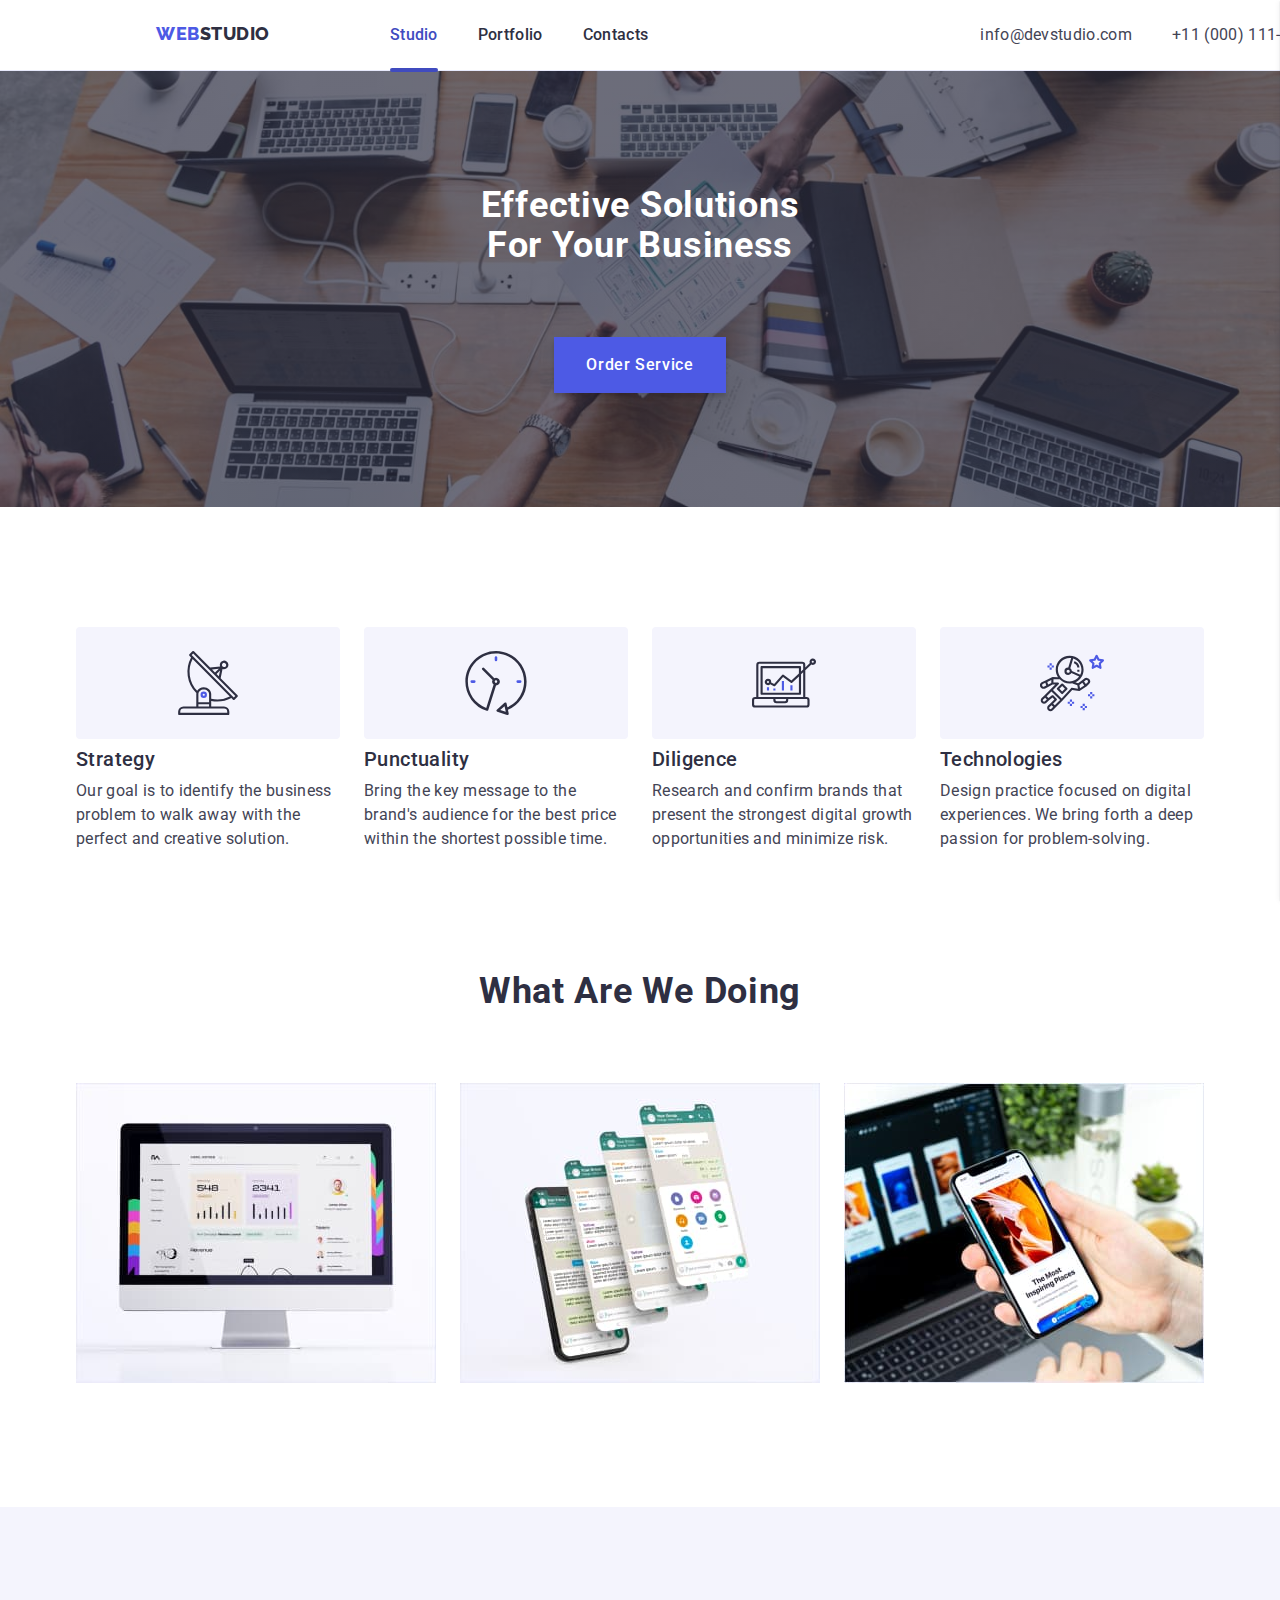
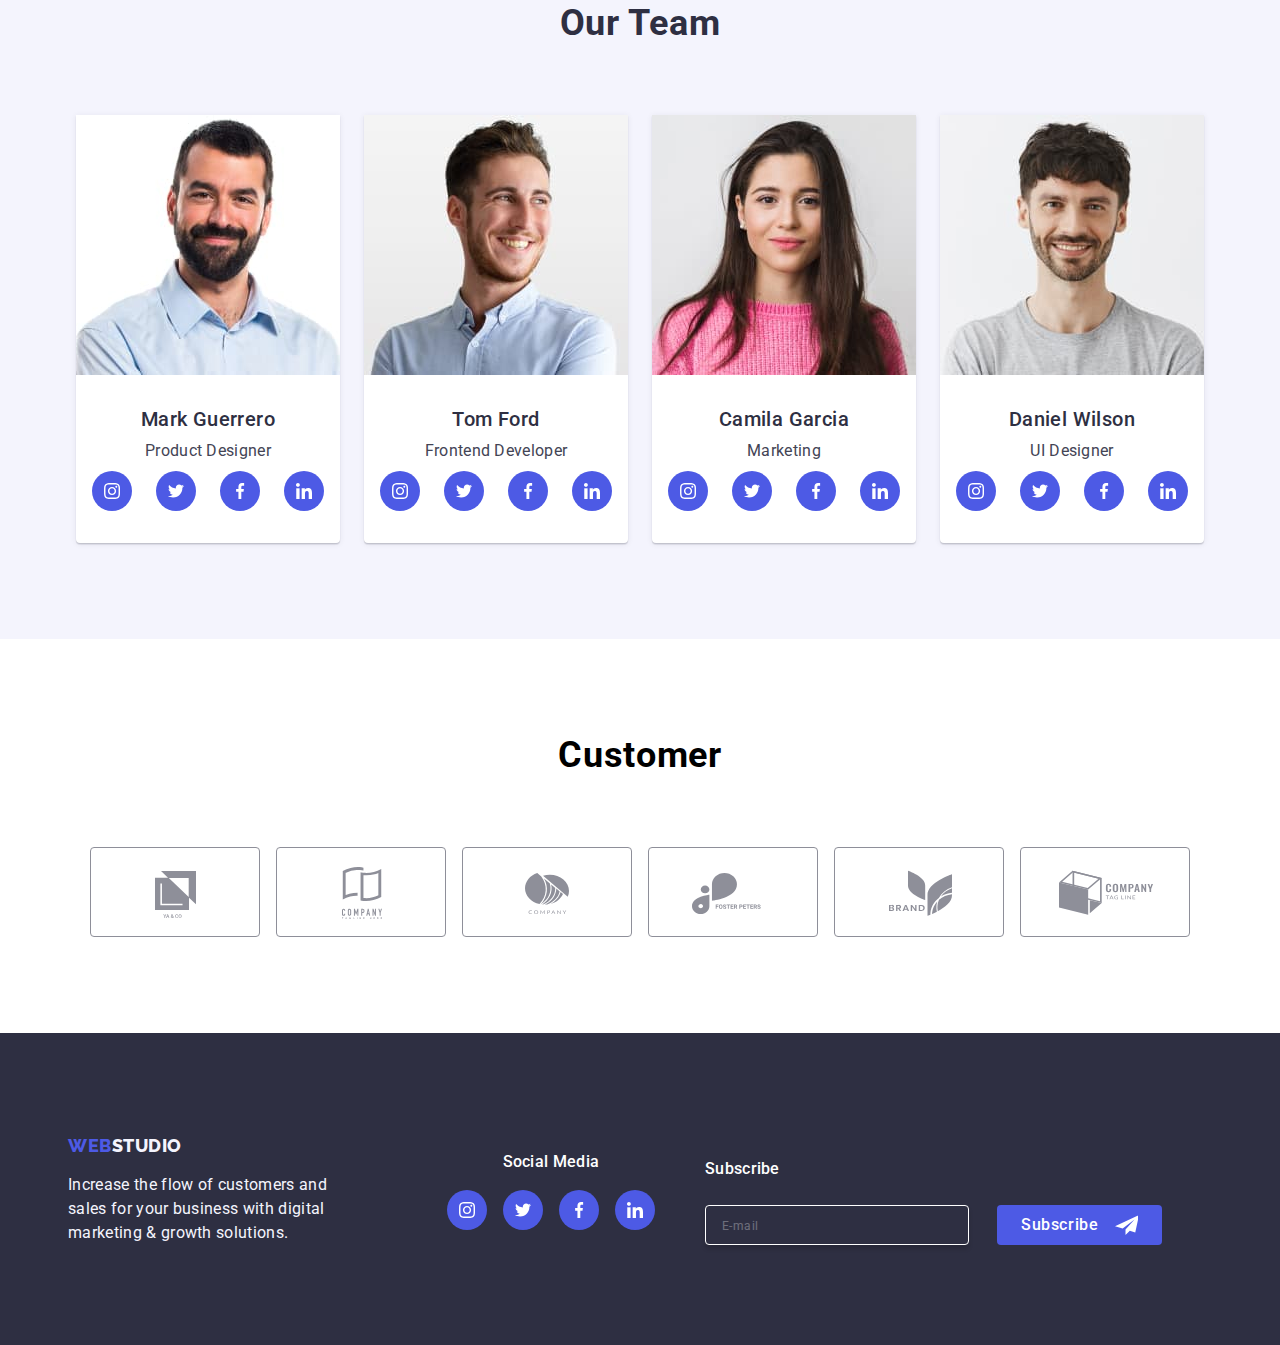
<file: index.html>
<!DOCTYPE html>
<html lang="en">
  <head>
    <title>Cyfred Go-IT-Markup Homework 7</title>
    <meta name="description" content="Cyfred Go-IT-Markup Homework 7">
    <meta charset="utf-8">
    <meta name="viewport" content="width=device-width, initial-scale=1.0, maximum-scale=1.0, user-scalable=no">

    <link rel="preconnect" href="https://fonts.googleapis.com">
    <link rel="preconnect" href="https://fonts.gstatic.com" crossorigin>
    <link href="https://fonts.googleapis.com/css2?family=Raleway:wght@800&family=Roboto:wght@400;500;700&display=swap" rel="stylesheet">
    <link rel="stylesheet" href="https://cdnjs.cloudflare.com/ajax/libs/modern-normalize/2.0.0/modern-normalize.min.css" integrity="sha512-4xo8blKMVCiXpTaLzQSLSw3KFOVPWhm/TRtuPVc4WG6kUgjH6J03IBuG7JZPkcWMxJ5huwaBpOpnwYElP/m6wg==" crossorigin="anonymous" referrerpolicy="no-referrer" />
    <link rel="stylesheet" href="css/styles.css">
    <!-- <link rel="stylesheet" href="css/normalize.css"> -->

  <body>
    <!-- Header Section -->
    <header class="header">
      <div class ="container main-header-container">
        <nav class="nav">
          <a href="index.html">
            <!-- <img class="nav-logo" src="./images/logo.svg" alt="Logo" > -->
            <span class="nav-logo">
              <span class="web">WEB</span><span class="studio">STUDIO</span>
            </span>
          </a>

          <ul class="nav-list list">
            <li class="nav-list-item">
              <a class="nav-list-item-link active" href="./index.html">Studio</a>
            </li>
            <li class="nav-list-item">
              <a class="nav-list-item-link" href="./portfolio.html">Portfolio</a>
            </li>
            <li class="nav-list-item">
              <a class="nav-list-item-link" href="./index.html">Contacts</a>
            </li>

          </ul>
        </nav>
        <button 
          type="button" 
          class="menu-toggle js-open-menu" 
          aria-expanded="true" 
          aria-controls="mobile-menu">
          <svg  
            height="22"
            width="32"
            class="icon-menu-mobile">
            <use href="./icon.svg#icon-menu"></use>
          </svg>
        </button>
        <address class="address">
          <ul class="address-list list">
            <li class="address-list-item">
              <a class="address-list-item-link" href="mailto:info@devstudio.com" >info@devstudio.com</a>
            </li>
            <li class="address-list-item">
              <a class="address-list-item-link" href="tel:+110001111111">+11 (000) 111-11-11</a>
            </li>
          </ul>
        </address>
      </div>
    </header>  
    <!-- Main Section -->
    <main>
      <section class="section hero">
        <div class="container hero-container">
          <h1 class="section-hero-heading-text">
            Effective Solutions <br>
            for Your Business
          </h1>
          <button class="section-hero-button" type="button" data-modal-open>Order Service</button>
        </div>  
      </section>

      <section class="section feature">
        <div class="container feature-container">
          <h2 class="section-feature-heading-text" hidden>Features</h2>
          <ul class="feature-list list">
            <li class="feature-list-item">
              <svg width="64" height="64" class="icon icon-feature" >
                <use href="./icon.svg#antenna"></use>
              </svg>
              <h3 class="feature-list-item-heading-text">Strategy</h3>
              <p class="feature-list-item-content">
                Our goal is to identify the business 
                problem to walk away with the 
                perfect and creative solution.
              </p>
            </li>
            <li class="feature-list-item">
              <svg width="64" height="64" class="icon icon-feature">
                <use href="./icon.svg#clock"></use>
              </svg>
              <h3 class="feature-list-item-heading-text">Punctuality</h3>
              <p class="feature-list-item-content">
                Bring the key message to the
                brand's audience for the best price
                within the shortest possible time.
              </p>
            </li>
            <li class="feature-list-item">
              <svg width="64" height="64" class="icon icon-feature">
                <use href="./icon.svg#diagram"></use>
              </svg>
              <h3 class="feature-list-item-heading-text">Diligence</h3>
              <p class="feature-list-item-content">
                Research and confirm brands that 
                present the strongest digital growth
                opportunities and minimize risk.
              </p>
            </li>
            <li class="feature-list-item">
              <svg width="64" height="64" class="icon icon-feature" >
                <use href="./icon.svg#astronaut"></use>
              </svg>
              <h3 class="feature-list-item-heading-text">Technologies</h3>
              <p class="feature-list-item-content">
                Design practice focused on digital 
                experiences. We bring forth a deep
                passion for problem-solving.
              </p>
            </li>
          </ul>
        </div>     
      </section>

      <section class="section product">
        <div class="container product-container">
          <h2 class="section-product-heading-text">What are we doing</h2>
          <ul class="product-list list">
            <li class="product-list-item">
              <img class="product-list-item-img" src="images/wawd-img1.jpg" alt="What are we doing image1">
            </li>
            <li class="product-list-item">
              <img class="product-list-item-img" src="images/wawd-img2.jpg" alt="What are we doing image2">
            </li>
            <li class="product-list-item">
              <img class="product-list-item-img" src="images/wawd-img3.jpg" alt="What are we doing image3">
            </li>
          </ul>
        </div>
      </section>

      <section class="section team">
        <div class="container team-container">
          <h2 class="section-team-heading-text">Our Team</h2>
          <ul class="team-list list">
            <li class="team-list-item">
              <img class="team-list-item-img" src="images/ot-img1.jpg" alt="Product Designer">
              <div class="team-item-details">
                <h3 class="team-list-item-name">Mark Guerrero</h3>
                <p class="team-list-item-position">Product Designer</p>
                  <ul class="icon-team-list">
                    <li class="team-social-media-icon">
                      <a href="#" class="team-social-media-icon-link">
                        <svg width="16" height="16">
                            <use href="./icon.svg#instagram"></use>
                        </svg>
                      </a>
                    </li>
                    <li class="team-social-media-icon">
                      <a href="#" class="team-social-media-icon-link">
                        <svg width="16" height="16">
                            <use href="./icon.svg#twitter"></use>
                        </svg>
                      </a>
                    </li>
                    <li class="team-social-media-icon">
                      <a href="#" class="team-social-media-icon-link">
                        <svg width="16" height="16">
                            <use href="./icon.svg#facebook"></use>
                        </svg>
                      </a>
                    </li>
                    <li class="team-social-media-icon">
                      <a href="#" class="team-social-media-icon-link">
                        <svg width="16" height="16">
                            <use href="./icon.svg#linkedin"></use>
                        </svg>
                      </a>
                    </li>
                  </ul>
              </div>
            </li>
            <li class="team-list-item">
              <img class="team-list-item-img" src="images/ot-img2.jpg" alt="Frontend Developer">
              <div class="team-item-details">
                <h3 class="team-list-item-name">Tom Ford</h3>
                <p class="team-list-item-position">Frontend Developer</p>
                <ul class="icon-team-list">
                  <li class="team-social-media-icon">
                    <a href="#" class="team-social-media-icon-link">
                      <svg width="16" height="16">
                          <use href="./icon.svg#instagram"></use>
                      </svg>
                    </a>
                  </li>
                  <li class="team-social-media-icon">
                    <a href="#" class="team-social-media-icon-link">
                      <svg width="16" height="16">
                          <use href="./icon.svg#twitter"></use>
                      </svg>
                    </a>
                  </li>
                  <li class="team-social-media-icon">
                    <a href="#" class="team-social-media-icon-link">
                      <svg width="16" height="16">
                          <use href="./icon.svg#facebook"></use>
                      </svg>
                    </a>
                  </li>
                  <li class="team-social-media-icon">
                    <a href="#" class="team-social-media-icon-link">
                      <svg width="16" height="16">
                          <use href="./icon.svg#linkedin"></use>
                      </svg>
                    </a>
                  </li>
                </ul>
              </div>
            </li>
            <li class="team-list-item">
              <img class="team-list-item-img" src="images/ot-img3.jpg" alt="Marketing">
              <div class="team-item-details">
                <h3 class="team-list-item-name">Camila Garcia</h3>
                <p class="team-list-item-position">Marketing</p>
                <ul class="icon-team-list">
                  <li class="team-social-media-icon">
                    <a href="#" class="team-social-media-icon-link">
                      <svg width="16" height="16">
                          <use href="./icon.svg#instagram"></use>
                      </svg>
                    </a>
                  </li>
                  <li class="team-social-media-icon">
                    <a href="#" class="team-social-media-icon-link">
                      <svg width="16" height="16">
                          <use href="./icon.svg#twitter"></use>
                      </svg>
                    </a>
                  </li>
                  <li class="team-social-media-icon">
                    <a href="#" class="team-social-media-icon-link">
                      <svg width="16" height="16">
                          <use href="./icon.svg#facebook"></use>
                      </svg>
                    </a>
                  </li>
                  <li class="team-social-media-icon">
                    <a href="#" class="team-social-media-icon-link">
                      <svg width="16" height="16">
                          <use href="./icon.svg#linkedin"></use>
                      </svg>
                    </a>
                  </li>
                </ul>
              </div>
            </li>
            <li class="team-list-item">
              <img class="team-list-item-img" src="images/ot-img4.jpg" alt="UI Designer">
              <div class="team-item-details">
                <h3 class="team-list-item-name">Daniel Wilson</h3>
                <p class="team-list-item-position">UI Designer</p>
                <ul class="icon-team-list">
                  <li class="team-social-media-icon">
                    <a href="#" class="team-social-media-icon-link">
                      <svg width="16" height="16">
                          <use href="./icon.svg#instagram"></use>
                      </svg>
                    </a>
                  </li>
                  <li class="team-social-media-icon">
                    <a href="#" class="team-social-media-icon-link">
                      <svg width="16" height="16">
                          <use href="./icon.svg#twitter"></use>
                      </svg>
                    </a>
                  </li>
                  <li class="team-social-media-icon">
                    <a href="#" class="team-social-media-icon-link">
                      <svg width="16" height="16">
                          <use href="./icon.svg#facebook"></use>
                      </svg>
                    </a>
                  </li>
                  <li class="team-social-media-icon">
                    <a href="#" class="team-social-media-icon-link">
                      <svg width="16" height="16">
                          <use href="./icon.svg#linkedin"></use>
                      </svg>
                    </a>
                  </li>
                </ul>
              </div>
            </li>
          </ul>
        </div>
      </section>
      <!-- customer icon section -->
      <section class="customer">
        <div class="container customer-container">
            <h2 class="customer-header-title"> Customer </h2>
            <ul class="customer-list list">
              <li class="customer-list-item">
                <a href="#" class="customer-list-icon-link">
                    <svg class="customer-icon" width="168" height="88">
                      <use href="./icon.svg#client1"></use>
                    </svg>
                </a>
              </li>
              <li class="customer-list-item">
                <a href="#" class="customer-list-icon-link">
                  <svg class="customer-icon" width="168" height="88">
                    <use href="./icon.svg#client2"></use>
                  </svg>
                </a>
              </li>
              <li class="customer-list-item">
                <a href="#" class="customer-list-icon-link">
                  <svg class="customer-icon" width="168" height="88">
                    <use href="./icon.svg#client3"></use>
                  </svg>
                </a>
              </li>
              <li class="customer-list-item">
                <a href="#" class="customer-list-icon-link">
                  <svg class="customer-icon" width="168" height="88">
                    <use href="./icon.svg#client4"></use>
                  </svg>
                </a>
              </li>
              <li class="customer-list-item">
                <a href="#" class="customer-list-icon-link">
                  <svg class="customer-icon" width="168" height="88">
                    <use href="./icon.svg#client5"></use>
                  </svg>
                </a>
              </li>
              <li class="customer-list-item">
                <a href="#" class="customer-list-icon-link">
                  <svg class="customer-icon" width="168" height="88">
                    <use href="./icon.svg#client6"></use>
                  </svg>
                </a>
              </li>
            </ul>
        </div>
      </section>         
    </main>
    <!-- Footer Section -->
    <footer class="footer">
        <div class="container footer-container">
          <div class="footer-details">
              <a href="index.html">
                <span class="span-web">WEB</span><span class="span-studio">STUDIO</span>
              </a>
              <p class="footer-text">
                Increase the flow of customers and <br>
                sales for your business with digital <br>
                marketing & growth solutions.
              </p>
          </div>
          <div class="footer-social-links">
              <h2 class="social-media"> Social Media </h2>
              <ul class="footer-social-media-list list ">
                  <li class="footer-social-media-item">
                      <a href="#" class="footer-social-media-icon-link">
                          <svg class="footer-social-icon" width="24" height="24" >
                              <use href="./icon.svg#instagram"></use>
                          </svg>
                      </a>
                  </li>
                  <li class="team-social-media-icon">
                      <a href="#" class="footer-social-media-icon-link">
                          <svg class="footer-social-icon" width="24" height="24">
                              <use href="./icon.svg#twitter"></use>
                          </svg>
                      </a>
                      </li>
                      <li class="team-social-media-icon">
                      <a href="#" class="footer-social-media-icon-link">
                          <svg class="footer-social-icon" width="24" height="24">
                              <use href="./icon.svg#facebook"></use>
                          </svg>
                      </a>
                      </li>
                      <li class="team-social-media-icon">
                      <a href="#" class="footer-social-media-icon-link">
                          <svg class="footer-social-icon" width="24" height="24">
                              <use href="./icon.svg#linkedin"></use>
                          </svg>
                      </a>
                  </li>

              </ul>
          </div>
          <div class="footer-subscribe">
            <p class="subscriber-text"> Subscribe </p>
                <form class="subscriber-form">
                    <div class="subscriber-field">
                        <label class="footer-form-field">
                            <input class="footer-form-input" type="email" name="user-email" placeholder="E-mail" required>
                        </label>
                        <button class="button button-subscriber" type="submit">
                          <span>Subscribe</span>
                          <svg width="24" height="24" class="subscriber-icon">
                            <use href="./icon.svg#paper-plane"></use>
                          </svg>
                         
                        </button>
                    </div>
                </form>
            </div>
        </div> 
    </footer>
    
    <div class="menu-container js-menu-container" id="mobile-menu">
      <button class="menu-toggle js-close-menu">
          <svg class= width="24" height="24">
              <use href="./icon.svg#icon-close"></use>
          </svg>
      </button>
      <ul class="mobile-menu">
          <li class="nav-list-item">
              <a class="active" href="index.html">Studio</a>
          </li>
          <li class="nav-list-item">
              <a href="portfolio.html" >Portfolio</a>
          </li>
          <li class="nav-list-item">
              <a href="goit-markup-hw-07/" >Contacts</a>
          </li>
      </ul>
      <div class="menu-footer">
          <address class="address">
              <a href="tel:+11 (000) 111-11-11">+11 (000) 111-11-11</a>
              <a href="mailto:info@devstudio.com">info@devstudio.com</a>
          </address>
          <ul class="footer-social-media-list list">
              <li class= "footer-social-media-icon">
                  <a href="#" class="footer-social-media-icon-link" >
                      <svg width="16" height="16">
                          <use href="./icon.svg#instagram"></use>
                      </svg>
                  </a>
              </li>
              <li class= "footer-social-media-icon" >
                  <a href="#" class="footer-social-media-icon-link" >
                      <svg width="16" height="16">
                          <use href="./icon.svg#twitter"></use>
                      </svg>
                  </a>
              </li>
              <li class= "footer-social-media-icon" >
                  <a href="#" class="footer-social-media-icon-link">
                      <svg width="16" height="16">
                          <use href="./icon.svg#facebook"></use>
                      </svg>
                  </a>
              </li>
              <li class= "footer-social-media-icon" >
                  <a href="#"  class="footer-social-media-icon-link">
                      <svg width="16" height="16">
                          <use href="./icon.svg#linkedin"></use>
                      </svg>
                  </a>
              </li>
          </ul>
      </div>
    </div>

    <div class="modal is-hidden" data-modal>
      <div class="modal-content">
        <button type="button" class="modal-close" data-modal-close>
          <svg class="modal-close-icon" width="8" height="8">
            <use href="./icon.svg#icon-close"></use>
          </svg>
        </button>
        <h2 class="modal-title">Leave your contacts and we will call you back</h2>
        
        <form class="user-contact">

          <label class = "user-contact-field">
            <span class = "user-contact-label">Name</span>
            <input class = "user-contact-input" type="text" name="full_name" required>
            <svg class="user-contact-field-icon">
              <use href="./icon.svg#icon-name"></use>
            </svg>
          </label>

          <label class="user-contact-field">
            <span class="user-contact-label">Phone</span>
            <input class = "user-contact-input" 
              type="tel" name="user-phone" required />
            <svg class="user-contact-field-icon">
              <use href="./icon.svg#icon-phone"></use>
            </svg>
          </label>

          <label class="user-contact-field">
            <span class="user-contact-label">Email</span>
            <input class = "user-contact-input" 
              type="email" name="user-email" required />
            <svg class="user-contact-field-icon">
              <use href="./icon.svg#icon-email"></use>
            </svg>
          </label>
           
          <label class="user-contact-field user-contact-comment">
            <span class="user-contact-label">Comments</span>
            <textarea
              class="user-contact-textarea"
              name="user-feedback"
              rows="8"
              placeholder="Text input"
            ></textarea>
          </label>

          <label class="user-contact-field user-contact-checkbox">
            <input
              class="user-contact-input-checkbox"
              type="checkbox"
              name="user-terms"
             
            />
            <svg class="user-contact-field-checkmark" width="16" height="16">
              <use href="./icon.svg#icon-checkbox"></use>
            </svg>
            <span class="user-contact-agree-text"
              >I accept the terms and conditions of the
              <a class="form-terms" href="">Privacy Policy</a>
            </span>
          </label>

          <button class="user-contact-submit" type="submit">Send</button>
        </form>
      </div>
    </div>
    
    <script src="./js/modal.js"></script>
    <script src="./js/mobile-menu.js"></script>

  </body>
</html>
</file>
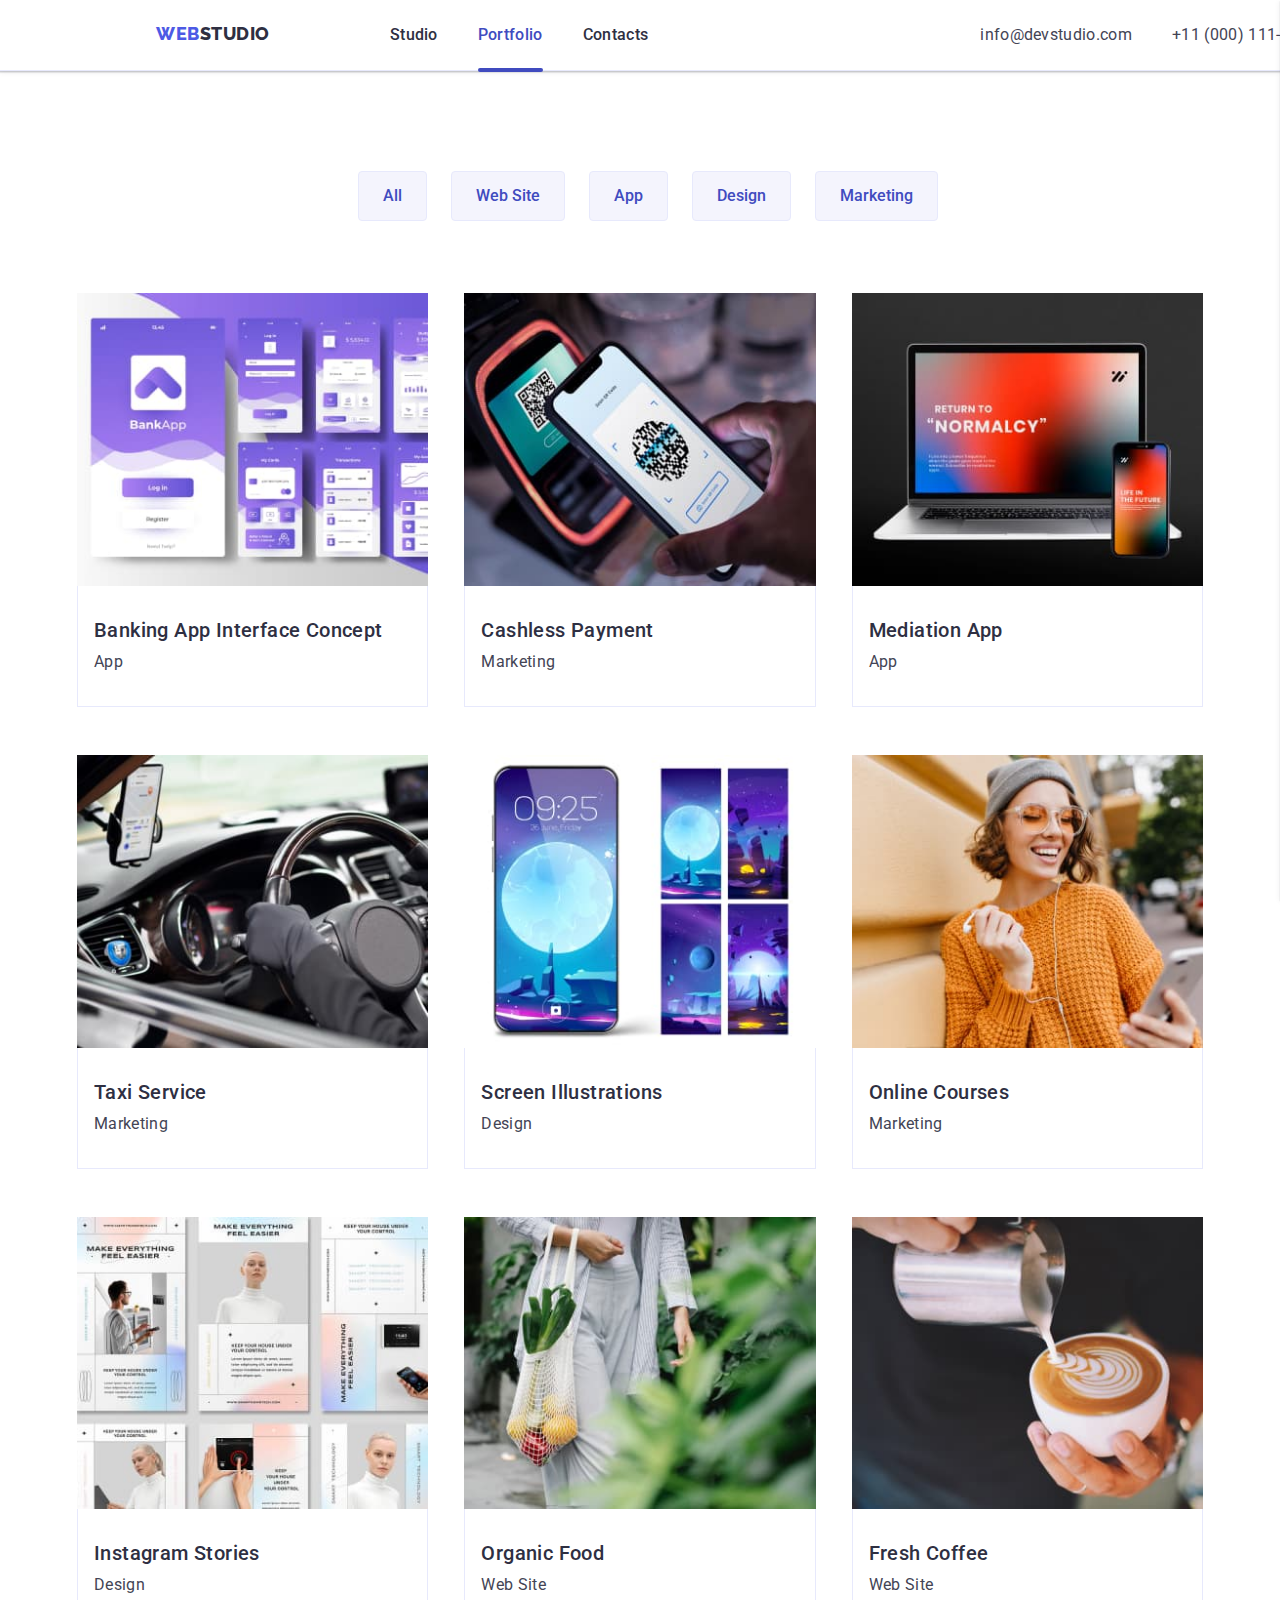
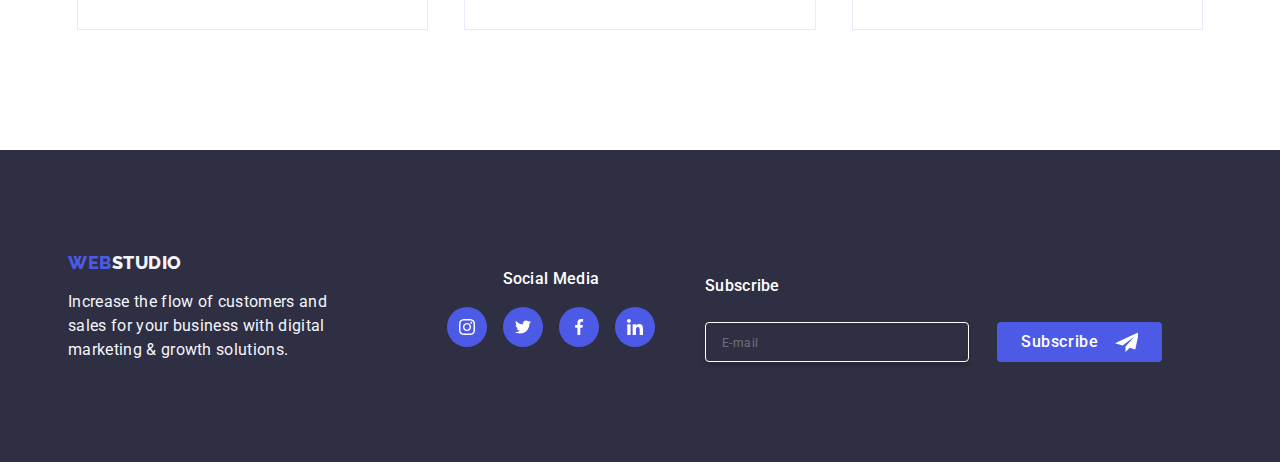
<file: portfolio.html>
<!DOCTYPE html>
<html lang="en">

  <head>

    <title>Cyfred Go-IT-Markup Homework 7</title>
    <meta name="description" content="Cyfred Go-IT-Markup Homework 7" >
    <meta charset="utf-8" >
    <meta name="viewport" content="width=device-width, initial-scale=1.0, maximum-scale=1.0, user-scalable=no">

    <link rel="preconnect" href="https://fonts.googleapis.com">
    <link rel="preconnect" href="https://fonts.gstatic.com" crossorigin>
    <link href="https://fonts.googleapis.com/css2?family=Raleway:wght@800&family=Roboto:wght@400;500;700&display=swap" rel="stylesheet">
    <link rel="stylesheet" href="https://cdnjs.cloudflare.com/ajax/libs/modern-normalize/2.0.0/modern-normalize.min.css" integrity="sha512-4xo8blKMVCiXpTaLzQSLSw3KFOVPWhm/TRtuPVc4WG6kUgjH6J03IBuG7JZPkcWMxJ5huwaBpOpnwYElP/m6wg==" crossorigin="anonymous" referrerpolicy="no-referrer" />
    <link rel="stylesheet" href="css/styles.css" >

  </head>

  <body>
    <!-- Header Section -->
    <header class="header">
      <div class ="container main-header-container">
        <nav class="nav">
          <a href="index.html">
            <!-- <img class="nav-logo" src="./images/logo.svg" alt="Logo"> -->
            <span class="nav-logo">
              <span class="web">WEB</span><span class="studio">STUDIO</span>
            </span>
          </a>
          <ul class="nav-list list">
            <li class="nav-list-item">
              <a class="nav-list-item-link" href="./index.html">Studio</a>
            </li>
            <li class="nav-list-item">
              <a class="nav-list-item-link active" href="./portfolio.html">Portfolio</a>
            </li>
            <li class="nav-list-item">
              <a class="nav-list-item-link" href="./index.html">Contacts</a>
            </li>
          </ul>
        </nav>
        <button 
          type="button" 
          class="menu-toggle js-open-menu" 
          aria-expanded="true" 
          aria-controls="mobile-menu">

          <svg  
            height="22"
            width="32"
            class="icon-menu-mobile">
            <use href="./icon.svg#icon-menu"></use>
          </svg>
        </button>
        <address class="address">
          <ul class="address-list list">
            <li class="address-list-item">
              <a class="address-list-item-link" href="mailto:info@devstudio.com"
                >info@devstudio.com</a
              >
            </li>
            <li class="address-list-item">
              <a class="address-list-item-link" href="tel:+110001111111"
                >+11 (000) 111-11-11</a>
            </li>
          </ul>
        </address>
      </div>
    </header>
    <!-- Main Section -->
    <main>
      <!-- Filter Buttons -->
      <section class="section portfolio">
        <div class ="container portfolio-container"> 
          <h2 class="section-portfolio-heading-text" hidden>Portfolio Filter</h2>
          <ul class="portfolio-projects-list list">
            <li class="portfolio-list-item">
              <button class="portfolio-item-button active-button" type="button">
                All
              </button>
            </li>
            <li class="portfolio-list-item">
              <button class="portfolio-item-button" type="button">
                Web Site
              </button>
            </li>
            <li class="portfolio-list-item">
              <button class="portfolio-item-button" type="button">App</button>
            </li>
            <li class="portfolio-list-item">
              <button class="portfolio-item-button" type="button">Design</button>
            </li>
            <li class="portfolio-list-item">
              <button class="portfolio-item-button" type="button">
                Marketing
              </button>
            </li>
          </ul>
        </div> 
      </section>
      <!-- Section Projects -->
      <section class="section projects">
        <div class ="container project-container">
          <h2 class="section-projects-heading-text" hidden>Project1 Lists</h2>
          <ul class="section-projects-list list">
            <li class="projects-list-item">
              <div class="projects-list-item">
                <div class="container-figure-wrapper">
                  <figure class="our-projects-figure">
                    <figcaption class="our-projects-figure-caption">
                      14 Stylish and User-Friendly App Design Concepts · Task Manager App · Calorie Tracker App · Exotic Fruit Ecommerce App · Cloud Storage App
                    </figcaption>
                    <img
                      class="project-item-image"
                      src="images/row1-project-card1.jpg"
                      alt="Banking App Interface Concept"
                    >
                  </figure>
                </div>
              </div>
              <div class="project-item-details">
                <h3 class="project-item-text-project-name">Banking App Interface Concept</h3>
                <p class="project-item-text-project-type">App</p>
              </div>
            </li>
            <li class="projects-list-item">
              <div class="projects-list-item">
                <div class="container-figure-wrapper">
                  <figure class="our-projects-figure">
                    <figcaption class="class="our-projects-figure-caption"">
                      14 Stylish and User-Friendly App Design Concepts · Task Manager App · Calorie Tracker App · Exotic Fruit Ecommerce App · Cloud Storage App
                    </figcaption>
                    <img
                      class="project-item-image"
                      src="images/row1-project-card2.jpg"
                      alt="Cashless Payment"
                    >
                  </figure>
                </div>
              </div>
              <div class="project-item-details">
                <h3 class="project-item-text-project-name">Cashless Payment</h3>
                <p class="project-item-text-project-type">Marketing</p>
              </div>
            </li>
            <li class="projects-list-item">
              <div class="projects-list-item">
                <div class="container-figure-wrapper">
                  <figure class="our-projects-figure">
                    <figcaption class="class="our-projects-figure-caption"">
                      14 Stylish and User-Friendly App Design Concepts · Task Manager App · Calorie Tracker App · Exotic Fruit Ecommerce App · Cloud Storage App
                    </figcaption>
                    <img
                      class="project-item-image"
                      src="images/row1-project-card3.jpg"
                      alt="Mediation App"
                    >
                  </figure>
                </div>
              </div>
              <div class="project-item-details">
                <h3 class="project-item-text-project-name">Mediation App</h3>
                <p class="project-item-text-project-type">App</p>
              </div>
            </li>
            <li class="projects-list-item">
              <div class="projects-list-item">
                <div class="container-figure-wrapper">
                  <figure class="our-projects-figure">
                    <figcaption class="class="our-projects-figure-caption"">
                      14 Stylish and User-Friendly App Design Concepts · Task Manager App · Calorie Tracker App · Exotic Fruit Ecommerce App · Cloud Storage App
                    </figcaption>
                    <img
                      class="project-item-image"
                      src="images/row2-project-card1.jpg"
                      alt="Taxi Service"
                    >
                  </figure>
                </div>
              </div>
              <div class="project-item-details">
                <h3 class="project-item-text-project-name">Taxi Service</h3>
                <p class="project-item-text-project-type">Marketing</p>
              </div>
            </li>

            <li class="projects-list-item">
              <div class="projects-list-item">
                <div class="container-figure-wrapper">  
                  <figure class="our-projects-figure">
                    <figcaption class="class="our-projects-figure-caption"">
                      14 Stylish and User-Friendly App Design Concepts · Task Manager App · Calorie Tracker App · Exotic Fruit Ecommerce App · Cloud Storage App
                    </figcaption>
                    <img
                      class="project-item-image"
                      src="images/row2-project-card2.jpg"
                      alt="Screen Illustrations"
                    >
                  </figure>
                </div>
              </div>
              <div class="project-item-details">
                <h3 class="project-item-text-project-name">Screen Illustrations</h3>
                <p class="project-item-text-project-type">Design</p>
              </div>
            </li>
            <li class="projects-list-item">
              <div class="projects-list-item">
                <div class="container-figure-wrapper">
                  <figure class="our-projects-figure">
                    <figcaption class="class="our-projects-figure-caption"">
                      14 Stylish and User-Friendly App Design Concepts · Task Manager App · Calorie Tracker App · Exotic Fruit Ecommerce App · Cloud Storage App
                    </figcaption>
                    <img
                      class="project-item-image"
                      src="images/row2-project-card3.jpg"
                      alt="Online Courses"
                    >
                  </figure>
                </div>
              </div>
              <div class="project-item-details">
                <h3 class="project-item-text-project-name">Online Courses</h3>
                <p class="project-item-text-project-type">Marketing</p>
              </div>
            </li>
            <li class="projects-list-item">
              <div class="projects-list-item">
                <div class="container-figure-wrapper">
                  <figure class="our-projects-figure">
                    <figcaption class="class="our-projects-figure-caption"">
                      14 Stylish and User-Friendly App Design Concepts · Task Manager App · Calorie Tracker App · Exotic Fruit Ecommerce App · Cloud Storage App
                    </figcaption>
                    <img
                      class="project-item-image"
                      src="images/row3-project-card1.jpg"
                      alt="Instagram Stories"
                    >
                  </figure>
                </div>
              </div>
              <div class="project-item-details">
                <h3 class="project-item-text-project-name">Instagram Stories</h3>
                <p class="project-item-text-project-type">Design</p>
              </div>
            </li>
            <li class="projects-list-item">
              <div class="projects-list-item">
                <div class="container-figure-wrapper">
                  <figure class="our-projects-figure">
                    <figcaption class="class="our-projects-figure-caption"">
                      14 Stylish and User-Friendly App Design Concepts · Task Manager App · Calorie Tracker App · Exotic Fruit Ecommerce App · Cloud Storage App
                    </figcaption>
                    <img
                      class="project-item-image"
                      src="images/row3-project-card2.jpg"
                      alt="Organic Food"
                    >
                  </figure>
                </div>
              </div>
              <div class="project-item-details">
                <h3 class="project-item-text-project-name">Organic Food</h3>
                <p class="project-item-text-project-type">Web Site</p>
              </div>
            </li>
            <li class="projects-list-item">
              <div class="projects-list-item">
                <div class="container-figure-wrapper">
                  <figure class="our-projects-figure">
                    <figcaption class="class="our-projects-figure-caption"">
                      14 Stylish and User-Friendly App Design Concepts · Task Manager App · Calorie Tracker App · Exotic Fruit Ecommerce App · Cloud Storage App
                    </figcaption>
                    <img
                      class="project-item-image"
                      src="images/row3-project-card3.jpg"
                      alt="Fresh Coffee"
                    >
                  </figure>
                </div>
              </div>
              <div class="project-item-details"> 
                <h3 class="project-item-text-project-name">Fresh Coffee</h3>
                <p class="project-item-text-project-type ">Web Site</p>
              </div> 
            </li>
          </ul>
        </div>
      </section>
    </main>
    <!-- Footer Section -->
    <footer class="footer">
      <div class="container footer-container">
        <div class="footer-details">
            <a href="index.html">
              <span class="span-web">WEB</span><span class="span-studio">STUDIO</span>
            </a>
            <p class="footer-text">
              Increase the flow of customers and <br>
              sales for your business with digital <br>
              marketing & growth solutions.
            </p>
        </div>
        <div class="footer-social-links">
            <h2 class="social-media"> Social Media </h2>
            <ul class="footer-social-media-list list ">
                <li class="footer-social-media-item">
                    <a href="#" class="footer-social-media-icon-link">
                        <svg class="footer-social-icon" width="24" height="24" >
                            <use href="./icon.svg#instagram"></use>
                        </svg>
                    </a>
                </li>
                <li class="team-social-media-icon">
                    <a href="#" class="footer-social-media-icon-link">
                        <svg class="footer-social-icon" width="24" height="24">
                            <use href="./icon.svg#twitter"></use>
                        </svg>
                    </a>
                    </li>
                    <li class="team-social-media-icon">
                    <a href="#" class="footer-social-media-icon-link">
                        <svg class="footer-social-icon" width="24" height="24">
                            <use href="./icon.svg#facebook"></use>
                        </svg>
                    </a>
                    </li>
                   
                    <li class="team-social-media-icon">
                    <a href="#" class="footer-social-media-icon-link">
                        <svg class="footer-social-icon" width="24" height="24">
                            <use href="./icon.svg#linkedin"></use>
                        </svg>
                    </a>
                </li>
            </ul>
        </div>
        <div class="footer-subscribe">
          <p class="subscriber-text"> Subscribe </p>
              <form class="subscriber-form">
                  <div class="subscriber-field">
                      <label class="footer-form-field">
                          <input class="footer-form-input" type="email" name="user-email" placeholder="E-mail" required>
                      </label>
                      <button class="button button-subscriber" type="submit">
                        Subscribe
                        <svg width="24" height="24" class="subscriber-icon">
                          <use href="./icon.svg#paper-plane"></use>
                        </svg>
                       
                      </button>
                  </div>
              </form>
          </div>
        </div> 
      </div>
    </footer>

    <div class="menu-container js-menu-container" id="mobile-menu">
      <button class="menu-toggle js-close-menu">
          <svg class= width="24" height="24">
              <use href="./icon.svg#icon-close"></use>
          </svg>
      </button>
      <ul class="mobile-menu">
          <li class="nav-list-item">
              <a href="index.html">Studio</a>
          </li>
          <li class="nav-list-item">
              <a class="active" href="portfolio.html" >Portfolio</a>
          </li>
          <li class="nav-list-item">
              <a href="goit-markup-hw-07/" >Contacts</a>
          </li>
      </ul>
      <div class="menu-footer">
          <address class="address">
              <a href="tel:+11 (000) 111-11-11">+11 (000) 111-11-11</a>
              <a href="mailto:info@devstudio.com">info@devstudio.com</a>
          </address>
          <ul class="footer-social-media-list list">
              <li class= "footer-social-media-icon">
                  <a href="#" class="footer-social-media-icon-link" >
                      <svg width="16" height="16">
                          <use href="./icon.svg#instagram"></use>
                      </svg>
                  </a>
              </li>
              <li class= "footer-social-media-icon" >
                  <a href="#" class="footer-social-media-icon-link" >
                      <svg width="16" height="16">
                          <use href="./icon.svg#twitter"></use>
                      </svg>
                  </a>
              </li>
              <li class= "footer-social-media-icon" >
                  <a href="#" class="footer-social-media-icon-link">
                      <svg width="16" height="16">
                          <use href="./icon.svg#facebook"></use>
                      </svg>
                  </a>
              </li>
              <li class= "footer-social-media-icon" >
                  <a href="#"  class="footer-social-media-icon-link">
                      <svg width="16" height="16">
                          <use href="./icon.svg#linkedin"></use>
                      </svg>
                  </a>
              </li>
          </ul>
      </div>
    </div>

    <div class="modal is-hidden" data-modal>
      <div class="modal-content">
        <button type="button" class="modal-close" data-modal-close>
          <svg class="modal-close-icon" width="8" height="8" stroke="1">
            <use href="./icon.svg#icon-close"></use>
          </svg>
        </button>
      </div>
    </div>
    <script src="./js/modal.js"></script>
    <script src="./js/mobile-menu.js"></script>
  </body>
</html>
</file>
<file: css/styles.css>
* {
  margin: 0;
  padding: 0;
  box-sizing: border-box;
}

:root {
  --iris: #4D5AE5;
  --ocean: #404BBF;
  --navy-blue: #2E2F42;
  --green: #31D0AA;
  --slate: #434455;
  --light-slate: #8E8F99;
  --cornflower: #E7E9FC;
  --cloud: #F4F4FD;
  --navy-blue-modal: rgba(46, 47, 66, 0.40);
  --grey :#2E2F42;
  --white :#FFFFFF;
  --dairy :#FCFCFC;
  --transition-duration: 250ms;
  }

/* @media (min-width: 320px){
    html, body {
        max-width: 100%;
        overflow-x: hidden;
    }
} */


body {
  font-family: 'Roboto', sans-serif;
  background-color: rgba(255,255,255,1);
}

ul {
  list-style: none;
}

a {
  text-decoration: none;
}

figure{
  margin: 0px;
}

img{
  display: block;
  width: 100%;

  max-width: 100%;
  height: auto;

  max-inline-size: 100%;
  max-block-size: 100%;
}

button {
  font-family: inherit;
  cursor: pointer;
  border: unset;
  outline: none;
}

address{
  font-size: normal;
}

input {
  font-family: inherit;
}

.container {
  max-width: 428px;
  /* padding-left: 15px; */
  /* padding-right: 15px; */
  margin-left: auto;
  margin-right: auto;
}

.header{
  border-bottom: 1px solid var(--cornflower);
  background: var(--white);
  box-shadow: 0px 1px 6px 0px rgba(46, 47, 66, 0.08), 
                          0px 1px 1px 0px rgba(46, 47, 66, 0.16), 
                          0px 2px 1px 0px rgba(46, 47, 66, 0.08);
}

.main-header-container{
  display: flex;
  align-items: center;
  justify-content: space-between;
  height: 70px;
  padding-right: 16px;
  padding-left: 16px;

}


.nav-logo{
  font-family: "Raleway";
  font-size: 18px;
  font-weight: 800;
  letter-spacing: 0.54px; 
}

.web{
  color: var(--iris)
}

.studio{
  color: var(--navy-blue);
}

.nav-list-item-link {
  display: none;
}

.address-list-item-link{
  display: none;
}

.hero {
  background: var(--grey);
  padding: 112px 0;
  background-image: linear-gradient(rgba(46, 47, 66, 0.7), rgba(46, 47, 66, 0.7)), url(../images/hero-bg-mobile.jpg);
  background-repeat: no-repeat;
  background-position: center;
  background-size: cover;
  overflow: hidden;
  height: 432px;
  align-items: center;
  display: flex;
  width: 100%;
}

.section-hero-heading-text {
  color: var(--white);
  text-align: center;
  font-size: 36px;
  line-height: 1.11111em;
  letter-spacing: 0.72px;
  text-transform: capitalize;
  margin-bottom: 72px;
  padding-left: 54px;
  padding-right: 54px;
}

.section-hero-button {
  cborder-radius: 4px;
  background: var(--iris);
  color: var(--white);
  box-shadow: 0px 4px 4px 0px rgba(0, 0, 0, 0.15);    
  font-size: 16px;
  font-weight: 500;
  line-height: 1.5em;
  letter-spacing: 0.64px;
  padding: 16px 32px;
  gap: 10px;
  display: flex;
  justify-content: center;
  align-items: center;
  margin: 0 auto;
}

.button-subscriber:hover,
.button-subscriber:focus,
.user-contact-submit:hover,
.user-contact-submit:focus,
.section-hero-button:hover,
.section-hero-button:focus {
  background-color: var(--ocean);
  transition: background-color var(--transition-duration) 
          cubic-bezier(0.4, 0, 0.2, 1);
}

.feature{
  background-color: var(--white);
  color: var(--navy-blue);
  padding-top: 96px; 
  padding-bottom: 96px;
}

.feature-list{
  display: flex;
  flex-wrap: wrap;
  gap: 72px;
  justify-content: center;
  align-items: center;
}

.icon-feature{
  display: none;
}

.feature-list-item-heading-text{
  color: var(--navy-blue);
  font-size: 36px;
  font-style: normal;
  line-height: 1.11111em; 
  letter-spacing: 0.72px;
  text-align: center;
  margin-bottom: 8px;
}

.feature-list-item-content{
  color: var(--slate);
  font-size: 16px;
  line-height: 1.5em;
  letter-spacing: 0.32px;
  padding-left: 16px;
  padding-right: 16px;
}

.product{
  display: none;
}

.team{
  background-color: var(--cloud);
  padding-top: 96px;
  padding-bottom: 96px;
}

.section-team-heading-text{
  color: var(--navy-blue);
  font-size: 36px;
  line-height: 1.111111em;
  letter-spacing: 0.72px;
  text-transform: capitalize;
  text-align: center;
  margin-bottom: 72px;
}

.team-list {
  display: flex;
  flex-wrap: wrap;
  justify-content: center;
  align-items: center;
  gap: 72px;
}

.team-list-item{
  background-color: var(--white);
  border-radius: 0px 0px 4px 4px;
  background: var(--white);
  box-shadow: 0px 2px 1px 0px rgba(46, 47, 66, 0.08), 
    0px 1px 1px 0px rgba(46, 47, 66, 0.16), 0px 1px 6px 0px rgba(46, 47, 66, 0.08);
}

.team-list-item-name{
  color: var(--navy-blue);
  font-size: 20px;
  font-weight: 500;
  line-height: 1.2em;
  letter-spacing: 0.4px;
  text-align: center;
  margin-bottom: 8px;
}

.team-item-details{
  padding: 32px 16px;
}

.team-list-item-position {
  color: var(--slate);
  font-size: 16px;
  line-height: 1.5em;
  letter-spacing: 0.32px;
  text-align: center;
}

.icon-team-list {
  display: flex;
  justify-content: center;
  gap: 24px;
  margin-top: 8px;
}

.team-list-item-img{
  margin: 0;
  width: 264px;
  height: 260px;
}

.team-social-media-icon-link{
  
  display: flex;
  align-items: center;
  justify-content: center;
  width: 40px;
  height: 40px;
  background-color:var(--iris) ;
  border-radius: 50%;
  fill: var(--white);
  transition: background-color var(--transition-duration) 
                      cubic-bezier(0.4, 0, 0.2, 1);
}

.team-social-media-icon-link:hover{
  background-color: var(--ocean);
}

.team-social-media-icon-link:hover {
  background-color: var(--ocean);
}

.customer {
  padding-top: 96px;
  padding-bottom: 96px;
}

.customer-header-title {
  color: var(--navyblue);
  text-align: center;
  font-size: 36px;
  line-height: 1.11111em;
  letter-spacing: 0.72px;
  text-transform: capitalize;
  margin-bottom: 72px;
}

.customer-list-item {
  border-radius: 4px;
  border: 1px solid var(--light-slate);
  transition: border-color 250ms cubic-bezier(0.4, 0, 0.2, 1);
}

.customer-list{
  display: flex;
  flex-wrap: wrap;
  justify-content: center;
  align-items: center;
  column-gap: 16px;
  row-gap: 72px;
}

.customer-list-icon-link{
  display: flex;
  align-items: center;
  justify-content: center;
  color: var(--light-slate);
  border-radius: 4px;
  transition: color var(--transition-duration)
  cubic-bezier(0.4, 0, 0.2, 1);
}

.customer-icon{
  padding: 16px 32px;
  fill: currentColor;
  transition: fill var(--transition-duration) 
          cubic-bezier(0.4, 0, 0.2, 1);
}

.customer-list-item:hover{
  border-color: var(--ocean);
}

.customer-list-item:hover .customer-list-icon-link{
  color: var(--ocean);
}

.portfolio{
  padding-top: 48px;
  padding-bottom: 48px;
}

.portfolio-projects-list {
  display: flex;
  flex-wrap: wrap;
  grid-gap: 24px;
  padding-left: 16px;
}

.portfolio-item-button {
  border-radius: 4px;
  border:1px solid var(--cornflower);
  background: var(--cloud);
  font-size: 16px;
  font-weight: 500;
  line-height: 1.5em;
  color: var(--ocean);
  padding: 12px 24px;
}

.portfolio-item-button:hover,
.portfolio-item-button:focus {
  color: var(--white);
  background-color: var(--ocean);
  border-color: var(--ocean);
  border-radius: 4px;
  background: var(--ocean);
  box-shadow: 0px 2px 2px 0px rgba(0, 0, 0, 0.12),
    0px 2px 1px 0px rgba(0, 0, 0, 0.08), 
    0px 3px 1px 0px rgba(0, 0, 0, 0.1);
  transition: color var(--transition-duration) cubic-bezier(0.4, 0, 0.2, 1),
    background-color var(--transition-duration) cubic-bezier(0.4, 0, 0.2, 1),
    border-color var(--transition-duration) cubic-bezier(0.4, 0, 0.2, 1);
}
.project-item-details{
  padding: 32px 16px;
  border: 1px solid var(--cornflower);
  border-top: unset;
}

.project3 {
  margin-bottom: 48px;
}

.projects-list-item {
  position: relative;
  background: var(--white);
}
.projects-list-item:hover figcaption{
  transform: translateY(0); 
}
.container-figure-wrapper{
  position: relative;
  overflow: hidden;
}
.projects-list-item figcaption{
  position: absolute;
  /* overflow: hidden; */
  top: 0px;
  left: 0px;
  width: 100%;
  height: 100%;

  background-color: var(--iris);
  padding: 0px 32px;
  padding-top: 32px;

  color: var(--cloud);
  object-fit: cover;
  object-position: center;

  text-align: left;
  align-items: top;
  
  transition: transform var(--transition-duration) cubic-bezier(0.4, 0, 0.2, 1);
  transform: translateY(100%); 
  will-change: transform;
  
}
.section-projects-list{
  display: flex;
  flex-wrap: wrap;
  justify-content: center;
  column-gap: 24px;
  row-gap: 48px;
  padding: 0 16px;
}
.projects-list-item:hover{
  box-shadow: 0px 2px 1px 0px rgba(46, 47, 66, 0.08), 
              0px 1px 1px 0px rgba(46, 47, 66, 0.16), 
              0px 1px 6px 0px rgba(46, 47, 66, 0.08);
}
.project-item-text-project-name {
  color: var(--navy-blue);
  font-size: 20px;
  font-weight: 500;
  line-height: 1.2em;
  letter-spacing: 0.4px;
  margin-bottom: 8px;
}
.project-item-text-project-type {
  font-size: 16px;
  color: var(--slate);
  line-height: 1.5em;
  letter-spacing: 0.32px;
}
.footer {
  background: var(--navy-blue);
  padding-top: 96px;
  padding-bottom: 96px;
  text-align: center;
}
.span-web{
  color: var(--iris);
  font-family: Raleway;
  font-size: 18px;
  font-weight: 800;
  line-height: 1.16667em; /* 116.667% */
  letter-spacing: 0.54px;
  text-transform: uppercase;
}








/* end */




/* hw5 */

/* .projects{
  padding-bottom: 120px;
} */

.section-projects-list{
  display: flex;
  flex-wrap: wrap;
  justify-content: center;
  column-gap: 24px;
  row-gap: 48px;
}

/* hm5 */
.projects-list-item{
  position: relative;
  background: var(--white);
  overflow: hidden;
  display: block;
}

.our-projects-figure{
  font-size: 16px;
  font-weight: 400;
  line-height: 1.5em; 
  letter-spacing: 0.32px;
  position: relative;
}
/* hm5 */ 
.projects-list-item figcaption{
  position: absolute;
  /* overflow: hidden; */
  top: 0px;
  left: 0px;
  width: 100%;
  height: 100%;

  background-color: var(--iris);
  padding: 0px 32px;
  padding-top: 32px;

  color: var(--cloud);
  object-fit: cover;
  object-position: center;

  text-align: left;
  align-items: top;
  
  transition: transform var(--transition-duration) cubic-bezier(0.4, 0, 0.2, 1);
  transform: translateY(100%); 
  will-change: transform;
  
}

/* hm5 */ 
.projects-list-item:hover figcaption{
  transform: translateY(0); 
}


.projects-list-item:hover{
  box-shadow: 0px 2px 1px 0px rgba(46, 47, 66, 0.08), 
              0px 1px 1px 0px rgba(46, 47, 66, 0.16), 
              0px 1px 6px 0px rgba(46, 47, 66, 0.08);
  /* border: 1px solid var(--cloud); */
}

.projects-list-item:hover .project-item-details{
  /* border: unset; */
}

.container-figure-wrapper{
  position: relative;
}

.project-item-text-project-name{
  margin-bottom: 8px;
}





.footer {
  background: var(--navy-blue);
  padding-top: 96px;
  padding-bottom: 96px;
  text-align: center;
}


.footer-container{
  display: flex;
  flex-wrap: wrap;
  justify-content: center;
  align-items: center;
  row-gap: 72px
}


.footer-social-links{
  /* margin-left: 120px; */
}

.footer-social-media-list{
  display: flex;
  align-items: center;
  justify-content: center;
  gap: 16px;
  margin-top: 8px;
}

.social-media{
  margin-top: 0px;
  margin-bottom: 16px;
  color: var(--white);
  font-size: 16px;
  font-weight: 500;
  line-height: 24px; 
  letter-spacing: 0.32px;
}

.footer-social-media-icon-link{
  display: flex;
  align-items: center;
  justify-content: center;
  width: 40px;
  height: 40px;
  background-color:var(--iris) ;
  fill: var(--white);
  border-radius: 22px;  
}

.footer-social-media-icon-link:hover{
  background-color: var(--green);
  transition: background var(--transition-duration) 
          cubic-bezier(0.4, 0, 0.2, 1);
}

.footer-social-icon{
  padding: 4px 4px; 
}

.footer-text {
    text-align: left;
    color: var(--cloud);
    font-size: 16px;
    line-height: 1.5em; /* 150% */
    letter-spacing: 0.32px; 
    margin-top: 17.5px;
}

.span-web{
    color: var(--iris);
    font-family: Raleway;
    font-size: 18px;
    font-weight: 800;
    line-height: 1.16667em; /* 116.667% */
    letter-spacing: 0.54px;
    text-transform: uppercase;
    display: inline-block;
}

.span-studio{
    color: var(--cloud);
    font-family: Raleway;
    font-size: 18px;
    font-weight: 800;
    line-height: 1.16667em ; /* 116.667% */
    letter-spacing: 0.54px;
    text-transform: uppercase;
    display: inline-block;
}

/* Subscribe Form*/
.footer-subscribe {
  display: flex;
  flex-wrap: wrap;
  justify-content: center;
  align-items: center;
  padding: 0 16px;
}

.subscriber-text {
  font-weight: 500;
  line-height: 1.5em;
  letter-spacing: 0.32px;
  color: var(--white);
  margin-bottom: 16px;
}
.subscriber-text
.subscriber-field {
  display: flex;
  justify-content: center;
  align-items: center;
  gap: 24px;
}
.footer-form-input {

  width: 100%;
  height: 40px;
  color: var(--white);
  border-radius: 4px;
  border: 1px solid var(--white);
  background-color: var(--navyblue);
  box-shadow: 0px 4px 4px 0px rgba(0, 0, 0, 0.15);
  cursor: pointer;
  transition: border-color 250ms cubic-bezier(0.4, 0, 0.2, 1);  
}
.footer-form-input::placeholder {
  display: block;
  top: auto;
  font-size: 12px;
  line-height: 200%;
  letter-spacing: 0.48px;
  color: var(--white);
  opacity: 0.3;
  padding-left: 16px;
}
.footer-form-input:hover,
.footer-form-input:focus {
  outline: none;
  border-color: var(--iris);
  transition: border-color 250ms cubic-bezier(0.4, 0, 0.2, 1);

}
.button-subscriber {

  display: inline-flex;
  /* flex-wrap: wrap; */
  justify-content: center;
  /* align-items: center; */
  margin-top: 16px;
  /* row-gap: 16px;  */


  color: var(--WHITE, #FFF);
  text-align: center;
  gap: 16px;
  padding: 8px 24px;

  width: 165px;
  font-size: 16px;
  font-weight: 500;
  text-align: center;
  line-height: 1.5em;
  letter-spacing: 0.64px;
  color: var(--white);
  border: unset;
  border-radius: 4px;
  background: var(--iris);
  cursor: pointer;
  margin-left: 0;
  /* margin-left: 131px; */
}
.subscriber-icon {
  width: 24px;
  height: 24px;
  transition: color var(--transition-duration) cubic-bezier(0.4, 0, 0.2, 1);
}
.button-subscribe:hover,
.button-subscribe:focus {
  background-color: var(--ocean);
  transition: background-color var(--transition-duration) cubic-bezier(0.4, 0, 0.2, 1);
}
.button-subscribe:active {
  background-color: var(--ocean);
}

/* Modal */
.modal {
  position: fixed;
  display: flex;
  align-items: center;
  justify-content: center;
  height: 100%;
  width: 100%;
  top: 0px;
  left: 0px; 
  pointer-events: auto;
  opacity: 1; /* visible */
  /* transition: visibility var(--transition-duration) ; */
  transition-property: visibility, opacity;
  transition-duration: var(--transition-duration);
  transform: none;
  background: var(--navy-blue-modal);

}

.modal.is-hidden{
  visibility: hidden;
  opacity: 0; /* if hidden*/
  pointer-events: none;
}

.modal.is-hidden .modal-content{
  transform: translateY(-20px) cubic-bezier(0.4, 0, 0.2, 1);;
  transform: scale(0.5) cubic-bezier(0.4, 0, 0.2, 1);;
}

.modal-content{
  position: relative;
  width: 408px;
  /* height: 584px; */
  padding: 24px;

  border-radius: 4px;
  background: var(--dairy);
  box-shadow: 0px 2px 1px 0px rgba(0, 0, 0, 0.20), 
              0px 1px 3px 0px rgba(0, 0, 0, 0.12), 
              0px 1px 1px 0px rgba(0, 0, 0, 0.14);
  
  transform: none;
  transition: transform var(--transition-duration) cubic-bezier(0.4, 0, 0.2, 1);
}

.modal-close {
  display: block;
  background-color: var(--cornflower);
  width: 24px;
  height: 24px; 
  top: 0px;
  margin-left: auto;
  color: var(--navy-blue);
  border-radius: 50%;
  border: 1px solid rgb(142, 143, 153, 0.5);

  cursor: pointer;
  
  transition: color var(--transition-duration) cubic-bezier(0.4, 0, 0.2, 1),
  border-color var(--transition-duration) cubic-bezier(0.4, 0, 0.2, 1),
  fill var(--transition-duration) cubic-bezier(0.4, 0, 0.2, 1);
}

.modal-close-icon{
  stroke: rgba(0, 0, 0, 0.10);
  width: 8px;
  height: 8px;

  transform: stroke var(--transition-duration) cubic-bezier(0.4, 0, 0.2, 1);

  
}

.modal-close:hover,
.modal-close:focus {
  background-color: var(--ocean);
  border-color: var(--ocean);
  color: var(--cloud);
  stroke-width: 1px;
  border-color: transparent;
  fill: var(--white);

  transition: background-color var(--transition-duration) cubic-bezier(0.4, 0, 0.2, 1);
  transition: color var(--transition-duration) cubic-bezier(0.4, 0, 0.2, 1),
  border-color var(--transition-duration) cubic-bezier(0.4, 0, 0.2, 1),
  fill var(--transition-duration) cubic-bezier(0.4, 0, 0.2, 1);
}

.modal-title{
  margin-top: 24px;
  margin-bottom: 34px;
  text-align: center;

  color: var(--navy-blue);
  font-size: 16px;
  font-style: normal;
  font-weight: 500;
  line-height: 1.5em; /* 150% */
  letter-spacing: 0.32px;

}

/* Modal Form */
.user-contact {
  margin-top: 12px;
}

.user-contact-field {
  margin-top: 16px;
  display: block;
  position: relative;
  padding-bottom: 8px;
}

.user-contact-label {
  position: absolute; 
  bottom: calc(100% + 4px);
  font-size: 12px;
  color: var(--light-slate);
  font-weight: 400;
  line-height: 14px; 
  /* 116.667% */
  letter-spacing: 0.48px;
}

.user-contact input,
.user-contact textarea
{
  display: block;
  width: 100%;
  margin-top: 4px;
  padding: 11px 12px;
  border-radius: 4px;
  border: 1px solid rgba(33,33,33,0.2);
  /* var(--navy-blue-modal); */
  font-size: 12px;
  font-style: normal;
  font-weight: 400;
  line-height: 14px; /* 116.667% */
  letter-spacing: 0.48px;
  color: var(--navy-blue);
  
}

.user-contact input{
  padding-left: 42px;
}

.user-contact textarea{
  resize: none;
  width: 100%;
  height: 150px;
  padding-left: 16px;
}

.user-contact input:focus,
.user-contact textarea:focus,
.user-contact input:hover,
.user-contact textarea:hover  
{
  border-color: var(--iris);
  outline: 0;
  transition: border-color var(--transition-duration) cubic-bezier(0.4, 0, 0.2, 1);

  /* stroke: var(--white); */

}

/* .user-contact input:focus + svg,
.user-contact input:hover + svg */
.user-contact-input:focus + .user-contact-field-icon, 
.user-contact-input:hover + .user-contact-field-icon
{
  fill: var(--iris);
  stroke: var(--white);
  transition: fill var(--transition-duration) cubic-bezier(0.4, 0, 0.2, 1);
}

label.user-contact-checkbox{
  display: flex;
  /* padding: 0 12px; */
  color: var(--white);
  margin-top: 16px;
  font-size: 14px;
  line-height: 24px;
  letter-spacing: 0.42px;
  stroke-width: 1px;
  stroke: var(--navy-blue-modal);
  padding-bottom: 0;

}

.user-contact-agree-text {
  font-size: 12px;
  font-style: normal;
  font-weight: 400;
  line-height: 14px; /* 116.667% */
  letter-spacing: 0.48px;
  color: var(--light-slate);
}

.form-terms{
  color: var(--iris);
  text-decoration: underline;
}

.user-contact-checkbox input{
  width: 16px;
  width: 16px;
  appearance: none;
  width: 0;
  height: 0;
  margin: 0;
  padding: 0;
  border: 0;
}

.user-contact-range input{
  width: 100%;
}


.user-contact-field-icon{
  width: 18px;
  height: 18px;
  position: absolute;
  left: 12px;
  top: 40%;
  transform: translateY(-50%);

}

.user-contact-field-checkmark{
  
  width: 16px;
  height: 15px;
  border: 1px solid var(--navy-blue-modal);;
  stroke-width: 1px;

  background-color: var(--white);
  stroke: var(--white);
  fill: var(--white);
  border-radius: 2px;
  margin-right: 8px;

}

.user-contact-checkbox input:checked + svg {
  border: 0;
  background-color: var(--ocean);
  border-color: var(--ocean);

  fill: var(--white);
  stroke: var(--white);

}

.user-contact-submit{
  display: flex;

  padding: 10px 80px;
  color: white;
  font-size: 16px;
  line-height: 30px;
  font-weight: 700;
  border: 0;
  margin-top: 12px;
  cursor: pointer;
  justify-content: center;
  align-items: center;
  margin-left: auto;
  margin-right: auto;

  border-radius: 4px;
  background: var(--iris);
  box-shadow: 0px 4px 4px 0px rgba(0, 0, 0, 0.15);
}

.menu-toggle {
  background: transparent;
  border: unset;
  padding: 0;
  display: flex;
  position: absolute;
  right: 16px;

}
.menu-toggle:hover
.menu-toggle: focus {
  background-color: var(--ocean);
  border-color: var(--ocean);
  color: var(--cloud);
}
.menu-container {
  position: fixed;
  top: 0;
  left: 0;
  width: 100vw;
  height: 100vh;
  /* padding-top: 80px;
  padding-bottom: 40px;
  padding-right: 35px; */
  padding: 35px;
  display: flex;
  flex-direction: column;
  justify-content: space-between;
  background-color: var(--white);
  box-shadow: 0px 1px 6px 0px rgba(46, 47, 66, 0.08),
                          0px 1px 1px 0px rgba(46, 47, 66, 0.16),
                          0px 2px 1px 0px rgba(46, 47, 66, 0.08);
  z-index: 999;
  transform: translateX(100%);
  transition: transform  var(--transition-duration) cubic-bezier(0.4, 0, 0.2, 1);
}
.menu-container.is-open {
  transform: translateX(0);
}
.menu-container .menu-toggle {
  position: absolute;
  top: 23px;
  right: 15px;
  border-radius: 50%;
  border: 1px solid var(--cornflower);
  fill: var(--navyblue);
  background: none;
  padding: 4px;
  display: flex;
  align-items: center;
  justify-content: center;
  height: 24px;
  width: 24px;
}
.menu-container .menu-toggle svg {
  width: 8px;
  height: 8px;
}
.menu-container .menu-toggle:hover {
  fill: var(--ocean);
}
.mobile-menu {
  display: flex;
  flex-direction: column;
  justify-content: flex-start;
  align-items: flex-start;
  gap: 40px;
  margin-top: 32px;

}
.mobile-menu li a {
  font-size: 36px;
  font-weight: 700;
  color: var(--navyblue);
  letter-spacing: 0.72px;
}
.mobile-menu li a:hover {
  color: var(--ocean);
}
.mobile-menu li a.active{
  color: var(--ocean);
}
.menu-footer{
  display: flex;
  flex-direction: column;
  justify-content: flex-start;
  align-items: flex-start;
  gap: 40px;
}
.menu-footer, .address{
  display: flex;
  flex-direction: column;
  justify-content: flex-start;
  align-items: flex-start;
  gap: 20px;
}
.menu-footer .address a:nth-child(1) {
  color: var(--iris);
  font-size: 36px;
  font-weight: 700;
  letter-spacing: 0.72px;
  line-height: 1.11111em;
  font-style: normal;
}
.menu-footer .address a:nth-child(2) {
  color: var(--slate);
  font-size: 20px;
  font-weight: 500;
  letter-spacing: 0.4px;
  line-height: 1.2em;
  font-style: normal;
}
.menu-footer .footer-social-media-list {
  width: 100%;
  display: flex;
  flex-direction: row;
  justify-content: space-between;
  align-items: center;
}

/* Tablet View */
@media screen and (min-width: 768px) {
  .container{
    max-width: 768px;
  }

  .nav-list-item-link {
      display: flex;
  }
  .nav {
      display: inline-flex;
  }
  .nav-list {
      display: flex;
      align-items: center;
      justify-content: space-between;
      gap: 40px;
      margin-left: 120px;
  }
  .nav-list-item {
      position: relative;
  }
  .menu-toggle {
      display: none;
  }
  .nav-list-item-link { 
      color: var(--navy-blue);
      font-size: 16px;
      font-weight: 500;
      line-height: 1.5em;
      letter-spacing: 0.32px;
      transition: color var(--transition-duration) 
                      cubic-bezier(0.4, 0, 0.2, 1);
  }
  .nav-list-item-link::after {
      content: ' ';
      height: 4px;
      width: 0px;
      background-color: var(--ocean);
      border-radius: 2px;
      position: absolute;
      left: 0;
      bottom: -25px;
      transition: width var(--transition-duration) 
                          cubic-bezier(0.4, 0, 0.2, 1);
  }
  .nav-list-item:hover .nav-list-item-link::after {
      width: 100%;
  }
  .nav-list-item:hover .nav-list-item-link {
      color: var(--ocean);
  }
  .nav-list-item-link.active {
      color: var(--ocean);
  }
  .nav-list-item-link:hover::after, .active::after {
      width: 100%;
  }
  .address-list-item-link {
      color: var(--slate);
      font-size: 12px;
      font-style: normal;
      line-height: 1.16667em;
      letter-spacing: 0.48px;
  }
  .address-list {
      display: flex;
      flex-direction: column;
      gap: 12px;
  } 
  .address-list-item-link {
      display: flex;
  }
  .address-list-item-link:hover,
      .address-list-item-link:focus {
          color: var(--ocean);
          transition: color var(--transition-duration) 
                              cubic-bezier(0.4, 0, 0.2, 1); 
  }
  .hero-heading {
      font-size: 56px;
      line-height: 60px;
      letter-spacing: 1.12px;
  }
  .hero {
      background-image: linear-gradient(rgba(46, 47, 66, 0.7), rgba(46, 47, 66, 0.7)), url(../images/hero-bg-tablet.jpg);
      height: 436px;
  }

  .feature-list-item-heading-text {
      text-align: left;
      margin-left: 16px;
  }
  .feature-list {
      width: 100%;
      display: grid;
      grid-template-columns: repeat(2, 1fr);
      grid-template-rows: auto;
  }
  .customer-list {
      max-width: 552px;
      margin: 0 auto;
  }
  .portfolio {
      text-align: center;
      display: flex;
      justify-content: center;
  }
  .section-projects-list {
    justify-content: space-between;
    padding-bottom: 96px;
  }

  li.projects-list-item {
      width: calc((100% / 2) - 24px);
  }
  .footer-details {
      text-align: left;
  }
  .footer-social-links {
      margin-left: 24px;
  }
  .footer-container {
      padding-left: 108px;
      padding-right: 108px;
      align-items: baseline;
  }
  .footer-social-media-list {
    margin-top: 0;
  }
  .footer-subscribe {
      align-self: flex-end;
      text-align: left;
      display: block;
  }
  .subscriber-text {
    text-align: left;
    margin-bottom: 0;
  }
  .footer-form-input {
    width: 264px;
  }
  .button-subscriber{
    margin-left: 24px;
  }
}

/* Desktop View */
@media screen and (min-width: 1158px){
  .container{
    max-width: 1158px;
  }

  .main-header-container {
    margin-left: 0;
    padding-left: 156px;
  }

  .address {
    display: inline-flex;
    flex: none;
  }

  .address-list{
    flex-direction: row;
    gap: 40px;
    margin-left: 332px;
  }

  .address-list-item-link {
    font-size: 16px;
    line-height: 1.5em;
    letter-spacing: 0.32px;
  }
  
  .hero {
    background-image: linear-gradient(rgba(46, 47, 66, 0.7), rgba(46, 47, 66, 0.7)), url("../images/people-office1.jpg");
    padding: 188px 0;
  }

  .feature {
    padding: 120px 0;
  }

  .icon-feature{
    display: flex;
    background: var(--cloud);
    border-radius: 4px;
    width: 264px;
    height: 112px;
    padding: 24px 100px;
    stroke-width: 0;
    stroke: currentColor;
    fill: currentColor;
    display: flex;
    justify-content: center;
  }

  .feature-list-item-heading-text{
    margin-top: 8px;
    margin-bottom: 8px;
    text-align: left;
    margin-left: 0;
    background-color: var(--white);
    font-size: 20px;
    font-weight: 500;
    line-height: 1.2em;
    letter-spacing: 0.4px;
    margin-left: 0;
  }
  
  .feature-list{
    display: flex;
    gap: 24px;
    flex-wrap: nowrap;
   }

   .feature-list-item-content {
    padding-left: 0;
    padding-right: 0;
    width: 264px;
   }

  .product {
    display: flex;    
    background-color: var(--white);
    padding-top: 0;
    padding-bottom: 120px;
  }

  .section-product-heading-text{
    background-color: var(--white);
    color: var(--navy-blue);
    font-size: 36px;
    line-height: 1.111111em;
    letter-spacing: 0.72px;
    text-transform: capitalize;
    text-align: center;
  }

  .product-container {
    padding-left: 0;
    padding-right: 0;
  }

  .product-list {
    display: inline-flex;
    margin-top: 72px;
    gap: 24px;
  }

  .team-list {
    flex-wrap: nowrap;
    gap: 24px;
  }

  .customer-list {
    flex-wrap: nowrap;
  }

  .project-container {
    margin: 0 auto;
    padding-bottom: 120px;
  }

  .portfolio {
    padding-top: 100px;
    padding-bottom: 72px;
  }

  .project-container{
    margin: 0 auto;
  }

  .section-projects-list {
    padding-bottom: 0;
  }

  li.projects-list-item {
    width: calc((100% / 3) - 24px);
    
  }

  .footer {
    padding-top: 101.5px;
    padding-bottom: 100px;   
  }
  
  .footer-details {
    flex: none;
  }

  .footer-container {
    display: inline-flex;
    justify-content: center;
    align-items: center;
    flex-flow: nowrap;
    padding-left: 0;
    padding-right: 0;
  }

  .footer-subscribe {
    padding: 0 50px;
  }

  .footer-social-links {
    margin-left: 120px;
  }

  .subscriber-text{
    margin-bottom: 8px;
  }

  .footer-form-input{
    width: 264px;
  }

}
</file>
